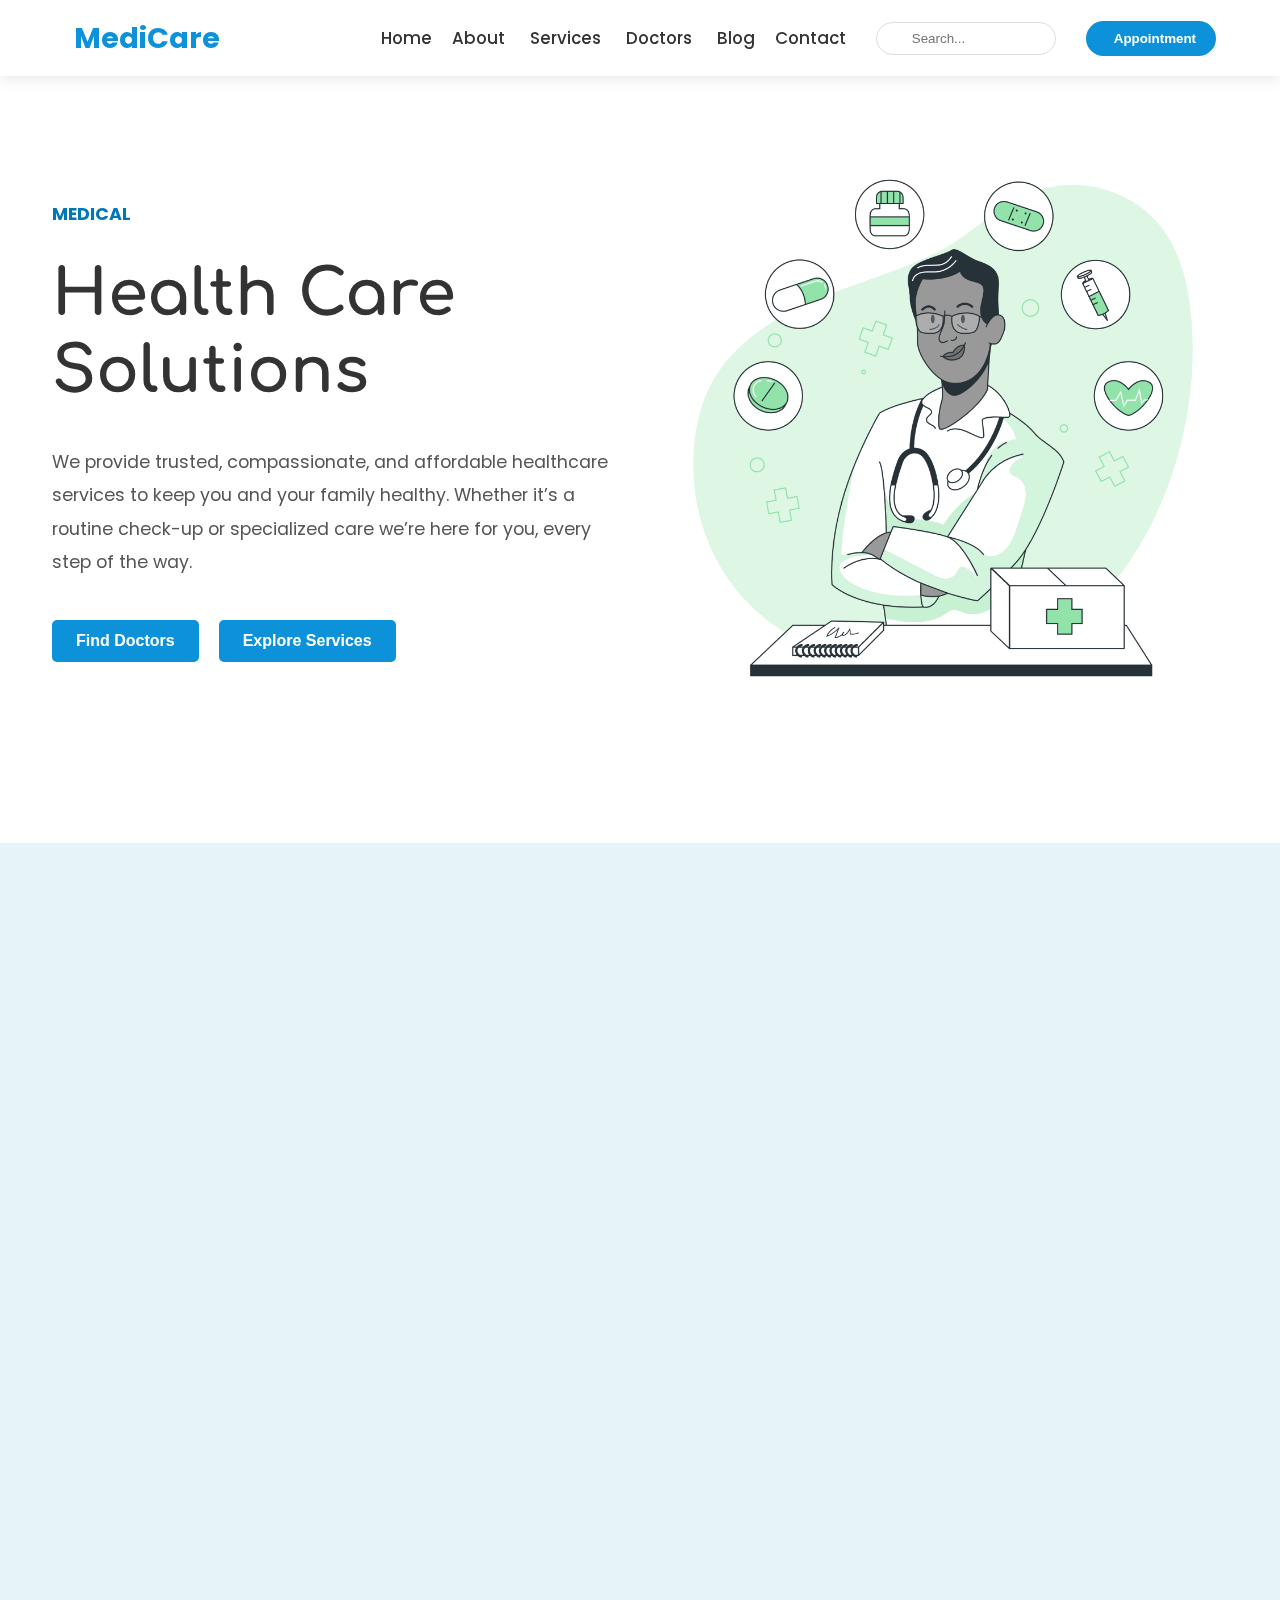
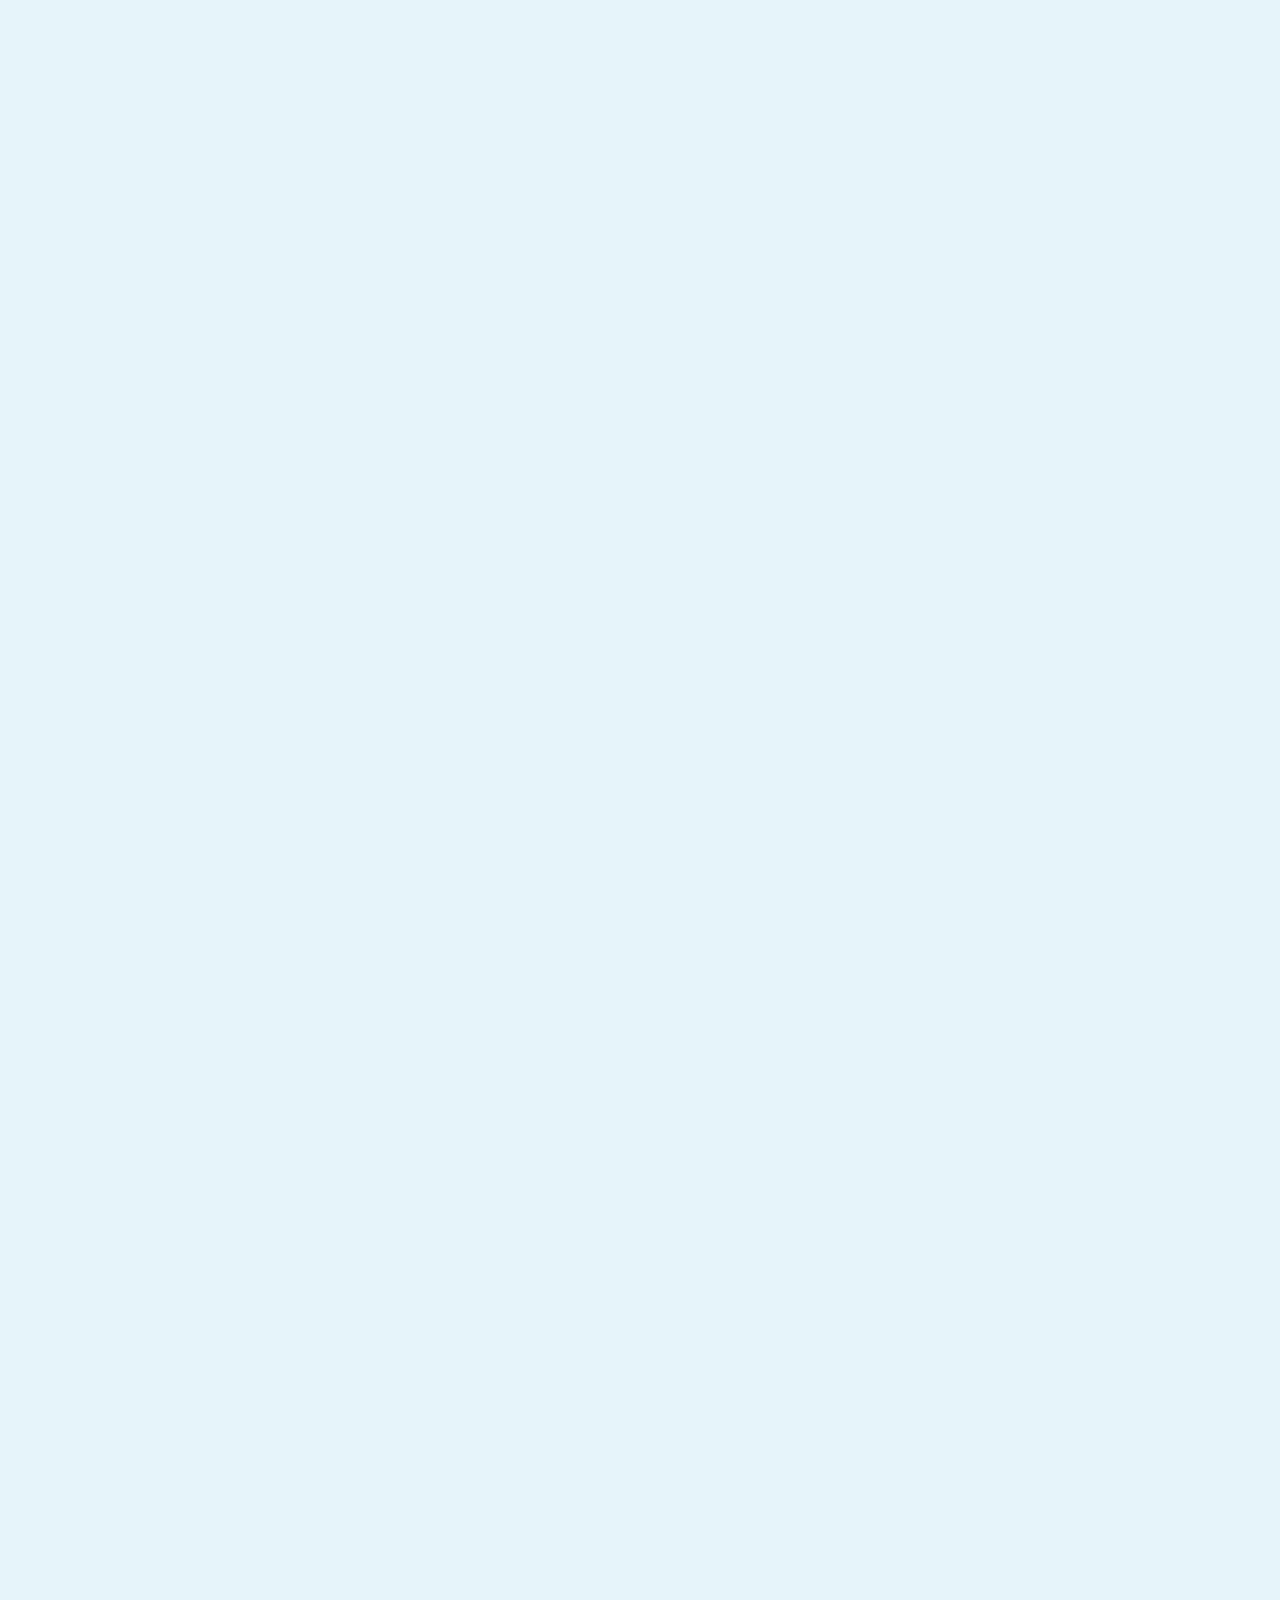
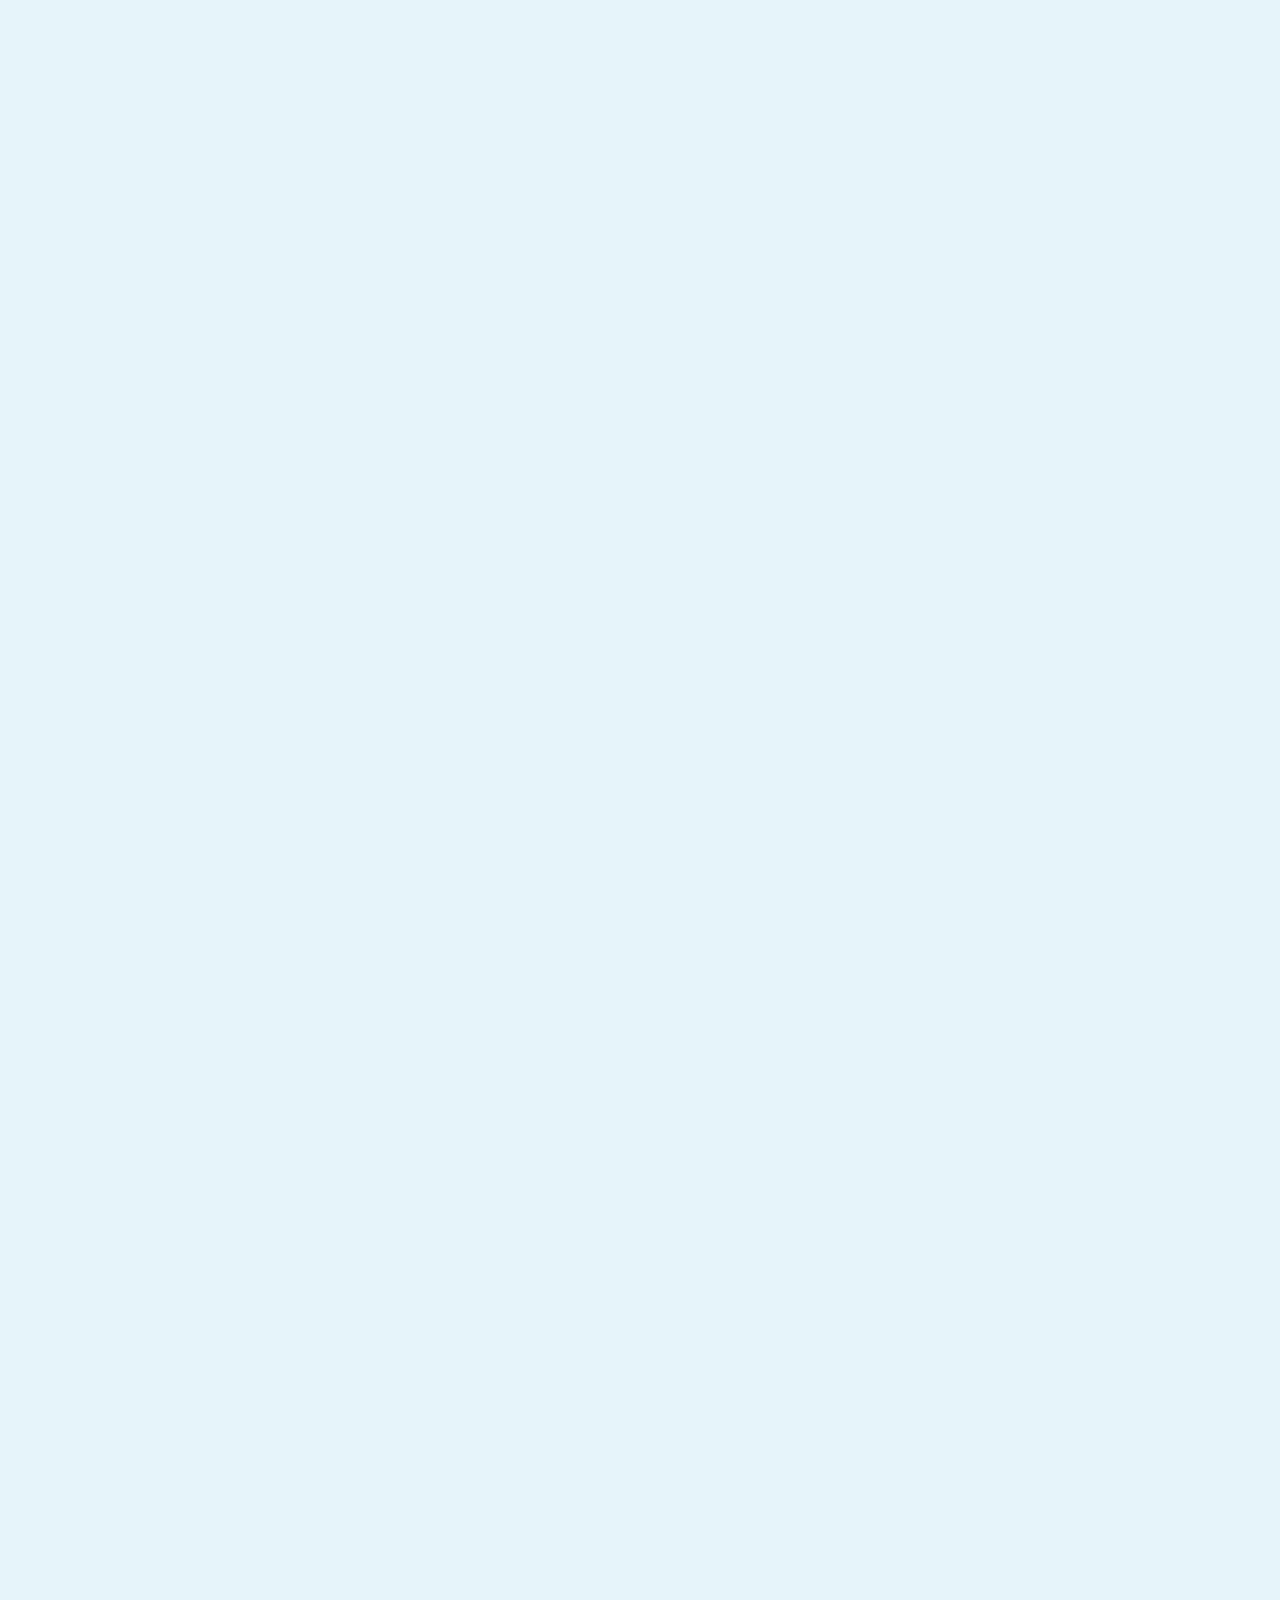
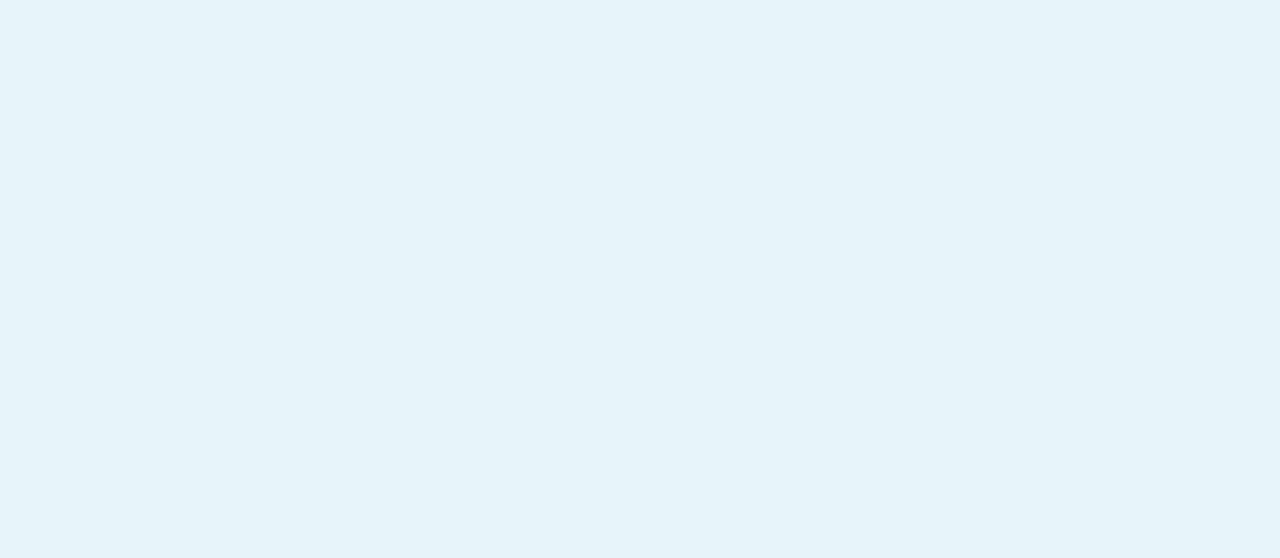
<file: MEDICARE/index.html>
<!DOCTYPE html>
<html lang="en">
<head>
    <meta charset="UTF-8">
    <meta name="viewport" content="width=device-width, initial-scale=1.0">
    <title>Medcare</title>
    <link rel="stylesheet" href="style.css">
    <link rel="icon" type="image/png" href="images/logo.png">
    <link href="https://unpkg.com/aos@2.3.1/dist/aos.css" rel="stylesheet">
    <link rel="stylesheet" href="https://cdnjs.cloudflare.com/ajax/libs/font-awesome/6.5.1/css/all.min.css" integrity="sha512-DTOQO9RWCH3ppGqcWaEA1BIZOC6xxalwEsw9c2QQeAIftl+Vegovlnee1c9QX4TctnWMn13TZye+giMm8e2LwA==" crossorigin="anonymous" referrerpolicy="no-referrer" />
    <link rel="preconnect" href="https://fonts.googleapis.com">
    <link rel="preconnect" href="https://fonts.gstatic.com" crossorigin>
    <link href="https://fonts.googleapis.com/css2?family=Comfortaa:wght@300..700&family=Libre+Baskerville:ital,wght@0,400;0,700;1,400&family=Poppins:ital,wght@0,100;0,200;0,300;0,400;0,500;0,600;0,700;0,800;0,900;1,100;1,200;1,300;1,400;1,500;1,600;1,700;1,800;1,900&display=swap" rel="stylesheet">
</head>
<body>
    <div class="hero-section">
        <header>
            <!-- Fixed Navbar -->
    <nav class="navbar">
        <div class="logo">
            <i class="fas fa-stethoscope"></i>
            <h1>MediCare</h1>
        </div>
        
        <div class="nav-container">
            <ul class="nav-links">
                <li><a href="#">Home</a></li>
                
                <li class="dropdown">
                    <a href="#about">About <i class="fas fa-chevron-down"></i></a>
                    <div class="dropdown-content">
                        <a href="#about">About Us</a>
                        <a href="#mission">Our Mission</a>
                        <a href="#team">Leadership</a>
                        <a href="#facilities">Facilities</a>
                    </div>
                </li>
                
                <li class="dropdown">
                    <a href="#services">Services <i class="fas fa-chevron-down"></i></a>
                    <div class="dropdown-content">
                        <a href="#general">General Medicine</a>
                        <a href="#emergency">Emergency Care</a>
                        <a href="#cardiology">Cardiology</a>
                        <a href="#pediatrics">Pediatrics</a>
                        <a href="#diagnostics">Diagnostics</a>
                    </div>
                </li>
                
                <li class="dropdown">
                    <a href="#doctors">Doctors <i class="fas fa-chevron-down"></i></a>
                    <div class="dropdown-content">
                        <a href="#cardiologists">Cardiologists</a>
                        <a href="#pediatricians">Pediatricians</a>
                        <a href="#neurologists">Neurologists</a>
                        <a href="#surgeons">Surgeons</a>
                    </div>
                </li>
                
                <li><a href="Blog.html">Blog</a></li>
                <li><a href="#contact">Contact</a></li>
            </ul>
            
            <div class="search-container">
                <i class="fas fa-search search-icon"></i>
                <input type="text" class="search-input" placeholder="Search...">
            </div>
            
            <button class="appointment-btn" id="btn-red" onclick="redirectToBooking()">
                <i class="fas fa-calendar-check"></i> Appointment
            </button>
        </div>
        
        <button class="mobile-menu-btn">
            <i class="fas fa-bars"></i>
        </button>
    </nav>
        </header>

        <div class="hero-content" data-aos="fade-up">
            <div class="hero-text">
                <div class="small-heading">
                    <h4>MEDICAL</h4>
                </div>
                <div class="H1-HERO">
                    <h1>Health Care Solutions</h1>
                </div>
                <div class="hero-p">
                    <p>We provide trusted, compassionate, and affordable healthcare services to keep you and your family healthy. Whether it’s a routine check-up or specialized care  we’re here for you, every step of the way.</p>
                </div>
                <div class="hero-button">
                    <button class="btn-1">Find Doctors</button>
                    <button class="btn-2">Explore Services</button>
                </div>
            </div>
            <div class="hero-image">
                <img src="images/Medicine-bro.png"/>
            </div>
        </div>
    </div>
    
    <section id="services" class="services-section" data-aos="fade-up">
        <h3>Our Medical services</h3>
        
        <div class="container-cards">
            <div class="service-card">
                <i class="fas fa-stethoscope"></i>
                <h4>General Health Checkup</h4>
                <p>Comprehensive consultations with experienced doctors for diagnosis, treatment, and preventive care.</p>
                <a href="#" class="btn">Book Now</a>
            </div>
            <div class="service-card">
               <i class="fas fa-ambulance"></i>
               <h4>24/7 Emergency Services</h4>
                <p>Immediate medical attention for critical conditions with our dedicated emergency team.</p>
                <a href="#" class="btn">Call Now</i></a>
            </div>
            <div class="service-card">
                <i class="fas fa-laptop-medical"></i>
                <h4>Virtual Doctor Visit</h4>
                <p>Consult with specialists remotely via secure video calls from the comfort of your home.</p>
                <a href="#" class="btn">Schedule Online</a>
            </div>
            <div class="service-card">
                <i class="fas fa-baby"></i>
                <h4>Pedeactric Care</h4>
                <p>Gentle, specialized care for infants and children, including vaccinations and growth monitoring.</p>
                <a href="#" class="btn">Learn More</a>
            </div>
            <div class="service-card">
               <i class="fas fa-pills"></i>
                <h4>Pharmacy Services</h4>
                <p>Access a wide range of prescription and over-the-counter medications from certified pharmacists.</p>
                <a href="#" class="btn">Order Now</a>
            </div>

            <div class="service-card">
              <i class="fas fa-heartbeat"></i>
              <h4>Cardiac Care</h4>
              <p>Specialized heart health screening, diagnosis, and treatment for improved cardiovascular wellness.</p>
              <a href="#" class="btn">Learn More</a>
            </div>
            
        </div>
        
    </section>
    <!-------our Team section-->
     <section class="team-section" data-aos="fade-up">
        <div class="section-header">
            <h2>Meet Our <span>Medical Experts</span></h2>
            <p>Highly qualified professionals dedicated to your health and well-being</p>
        </div>
        
        <!-- Team Slider -->
        <div class="slider">
          <div class="slides">
            <div class="slides-card">
              <div class="image">
                <img src="images/Kim Nashi.jpg" alt="kim nashi"/>
              </div>
              <h3>Dr. Kim Nashi</h3>
              <p>Senior Doctor</p>
              <button>Send Message</button>
            </div>
            <!---rodrigo-->

            <div class="slides-card">
              <div class="image">
                <img src="images/Nezah Rodgrigo.jpg" alt="kim nashi"/>
              </div>
              <h3>Dr. Nezah Rodgrigo</h3>
              <p>Neurologist</p>
              <button>Send Message</button>
            </div>

            <!---meshack-->
            <div class="slides-card">
              <div class="image">
                <img src="images/meshack Thrupal.jpg" alt="kim nashi"/>
              </div>
              <h3>Dr. Meshack Thrupal</h3>
              <p>Senior Doctor</p>
              <button>Send Message</button>
            </div>

            <!--sheril-->
            <div class="slides-card">
              <div class="image">
                <img src="images/Kimean Sheril.jpg" alt="kim nashi"/>
              </div>
              <h3>Dr.Kimean Sheril</h3>
              <p>Senior Nurse</p>
              <button>Send Message</button>
            </div>

            <!---ruben-->
            <div class="slides-card">
              <div class="image">
                <img src="images/Ruben Doshan.jpg" alt="kim nashi"/>
              </div>
              <h3>Dr.Ruben Doshan</h3>
              <p>Senior Doctor</p>
              <button>Send Message</button>
            </div>
          </div>
        </div>

    </section>

  <section class="about-section" data-aos="fade-up">
  <div class="container">
    <div class="about-content">
      <h2 class="section-title">Compassionate Care <span>Since 2010</span></h2>
      <p class="lead">At MediCare, we believe everyone deserves access to exceptional healthcare.</p>
      
      <div class="about-features">
        <div class="feature">
          <i class="fas fa-user-md"></i>
          <h3>50+ Specialists</h3>
          <p>Board-certified doctors across 12 disciplines</p>
        </div>
        
        <div class="feature">
          <i class="fas fa-procedures"></i>
          <h3>Advanced Facilities</h3>
          <p>State-of-the-art diagnostic equipment</p>
        </div>
      </div>
      
      <div class="mission">
        <h3><i class="fas fa-heart"></i> Our Mission</h3>
        <p>To provide patient-centered care that combines cutting-edge medicine with genuine compassion.</p>
        <a href="#" class="btn btn-outline">Meet Our Team <i class="fas fa-arrow-right"></i></a>
      </div>
    </div>
    
    <div class="about-image">
      <img src="images/Medical research-amico.png" alt="Doctor consulting with patient" loading="lazy">
      <div class="experience-badge">
        <span>12+</span>
        <p>Years of Trust</p>
      </div>
    </div>
  </div>
</section>

<!-- Newsletter Section -->
    <section class="newsletter-section" data-aos="fade-up">
        <!-- Decorative Elements -->
        <i class="fas fa-heartbeat newsletter-decoration decoration-1"></i>
        <i class="fas fa-stethoscope newsletter-decoration decoration-2"></i>
        
        <div class="newsletter-container">
            <!-- Newsletter Content -->
            <div class="newsletter-content">
                <h2>Stay <span>Updated</span> With Health Tips</h2>
                <p>Subscribe to our newsletter for the latest medical news, health tips, and exclusive offers from MedCare.</p>
                <ul style="color: #555; padding-left: 20px; line-height: 1.8;">
                    <li>Monthly health insights</li>
                    <li>Preventive care tips</li>
                    <li>Special appointment offers</li>
                    <li>New service announcements</li>
                </ul>
            </div>
            
            <!-- Newsletter Form -->
            <form class="newsletter-form" id="newsletterForm">
                <div class="form-rows">
                    <div class="form-groups">
                        <label for="firstName">First Name</label>
                        <input type="text" id="firstName" class="form-controls" required>
                    </div>
                    <div class="form-groups">
                        <label for="lastName">Last Name</label>
                        <input type="text" id="lastName" class="form-controls" required>
                    </div>
                </div>
                
                <div class="form-groups">
                    <label for="email">Email Address*</label>
                    <input type="email" id="email" class="form-controls" required>
                </div>
                
                <div class="checkbox-groups">
                    <input type="checkbox" id="consent" required>
                    <label for="consent">I agree to receive emails from MedCare and accept the <a href="#">privacy policy</a>.</label>
                </div>
                
                <button type="submit" class="submit-btn">
                    <i class="fas fa-paper-plane"></i> Subscribe Now
                </button>
            </form>
            
            <!-- Success Message (hidden by default) -->
            <div class="success-message" id="successMessage">
                <i class="fas fa-check-circle"></i>
                <h3>Thank You for Subscribing!</h3>
                <p>You've been added to our newsletter list. Look out for health tips and updates in your inbox.</p>
                <button class="submit-btn" onclick="resetForm()">
                    <i class="fas fa-arrow-left"></i> Back to Form
                </button>
            </div>
        </div>
    </section>

   <!-- Testimonials Section -->
    <section class="testimonials-section" data-aos="fade-up" >
        <div class="section-header">
            <h2>Patient <span>Testimonials</span></h2>
            <p>Hear what our patients say about their experiences at MedCare</p>
        </div>
        
        <div class="testimonials-container">
            <!-- Testimonial 1 -->
            <div class="testimonial-card">
                <div class="testimonial-content">
                    <p>The cardiology team saved my life after my heart attack. Their expertise and compassionate care made my recovery smooth. I'm forever grateful!</p>
                </div>
                <div class="testimonial-author">
                    <div class="author-img">
                        <img src="images/abdul.jfif" alt="Robert Johnson">
                    </div>
                    <div class="author-info">
                        <h4>Robert Abdul</h4>
                        <p>Heart Patient</p>
                        <div class="rating">
                            <i class="fas fa-star"></i>
                            <i class="fas fa-star"></i>
                            <i class="fas fa-star"></i>
                            <i class="fas fa-star"></i>
                            <i class="fas fa-star"></i>
                        </div>
                    </div>
                </div>
            </div>
            
            <!-- Testimonial 2 -->
            <div class="testimonial-card">
                <div class="testimonial-content">
                    <p>As a new mom, I was nervous about pediatric care. Dr. Sarah and her team made us feel like family. My baby actually smiles during visits now!</p>
                </div>
                <div class="testimonial-author">
                    <div class="author-img">
                        <img src="images/emily.jfif" alt="Emily Chen">
                    </div>
                    <div class="author-info">
                        <h4>Emily Cherotich</h4>
                        <p>Mother of 2</p>
                        <div class="rating">
                            <i class="fas fa-star"></i>
                            <i class="fas fa-star"></i>
                            <i class="fas fa-star"></i>
                            <i class="fas fa-star"></i>
                            <i class="fas fa-star-half-alt"></i>
                        </div>
                    </div>
                </div>
            </div>
            
            <!-- Testimonial 3 -->
            <div class="testimonial-card">
                <div class="testimonial-content">
                    <p>After my knee surgery, the physical therapy team helped me regain full mobility. Their personalized approach made all the difference in my recovery.</p>
                </div>
                <div class="testimonial-author">
                    <div class="author-img">
                        <img src="images/odongo.jfif" alt="Michael Rodriguez">
                    </div>
                    <div class="author-info">
                        <h4>Michael Odongo</h4>
                        <p>Sports Injury</p>
                        <div class="rating">
                            <i class="fas fa-star"></i>
                            <i class="fas fa-star"></i>
                            <i class="fas fa-star"></i>
                            <i class="fas fa-star"></i>
                            <i class="fas fa-star"></i>
                        </div>
                    </div>
                </div>
            </div>
        </div>
    </section>

<!-- Contact Us Section -->
<section class="contact-section" data-aos="fade-up">
  <div class="container-contact">
    <!-- Section Header -->
    <div class="section-header">
      <h2><span>Contact</span> MedCare</h2>
      <p>Reach out for appointments, inquiries, or emergencies</p>
    </div>

    <div class="contact-container">
      
      <div class="contact-details">
        <div class="contact-card">
           <i class="fas fa-phone-alt"></i>
           <span>
            <h3>Call Us</h3>
            <p>Main: <a href="tel:+15551234567">(077) 123-4567</a></p>
            <p>Emergency: <a href="tel:+15559876543">(085) 987-6543</a></p>
            <p class="hours">24/7 Emergency Line Available</p>
           </span>

        </div>
        <div class="contact-card">
          <i class="fas fa-map-marker-alt"></i>
          <span>
            <h3>Visit Us</h3>
            <address>
            123 Oginga Odinga Street<br>
            Kisumu City, HQ 56789
          </address>
          <p class="hours">
            <strong>Hours:</strong><br>
            Mon-Fri: 8:00 AM - 8:00 PM<br>
            Sat: 9:00 AM - 5:00 PM<br>
            Sun: Emergency Only
          </p>
          </span>
        </div>

        <div class="contact-card">
          <i class="fas fa-envelope"></i>
          <h3>Email Us</h3>
          <span>
            <p><a href="mailto:info@medcare.com">info@medcare.com</a></p>
            <p><a href="mailto:support@medcare.com">support@medcare.com</a></p>
            <p class="hours">Response within 24 hours</p>
          </span>
        </div>

      </div>
      
      <!-- Contact Form -->
      <div class="contact-form-container" id="animate">
        <h3>Send Us a Message</h3>
        <form class="contact-form">
          <div class="form-row">
            <div class="form-group">
              <input type="text" placeholder="Full Name*" required>
            </div>
            <div class="form-group">
              <input type="email" placeholder="Email*" required>
            </div>
          </div>
          
          <div class="form-row">
            <div class="form-group">
              <input type="tel" placeholder="Phone Number">
            </div>
            <div class="form-group">
              <select required>
                <option value="">Department*</option>
                <option>General Medicine</option>
                <option>Pediatrics</option>
                <option>Cardiology</option>
                <option>Emergency</option>
                <option>Other</option>
              </select>
            </div>
          </div>
          
          <div class="form-group">
            <textarea placeholder="Your Message*" rows="5" required></textarea>
          </div>
          
          <button type="submit" class="submit-btn">
            <i class="fas fa-paper-plane"></i> Send Message
          </button>
        </form>
      </div>


        
      

     
    </div>

   
  </div>
</section>

<!-- Footer Section -->
<footer data-aos="fade-up" class="footer" >
  <div class="footer-container">
    <!-- Footer Top -->
    <div class="footer-top">
      <!-- About Column -->
      <div class="footer-column">
        <h3 class="footer-heading">
          <img src="images/logo.png" alt="MediCare" class="footer-logo">
        </h3>
        <p class="footer-about">
          MedCare provides compassionate healthcare services with a patient-first approach since 2010.
        </p>
        <div class="footer-social">
          <a href="#" aria-label="Facebook"><i class="fab fa-facebook-f"></i></a>
          <a href="#" aria-label="Twitter"><i class="fab fa-twitter"></i></a>
          <a href="#" aria-label="Instagram"><i class="fab fa-instagram"></i></a>
          <a href="#" aria-label="LinkedIn"><i class="fab fa-linkedin-in"></i></a>
          <a href="#" aria-label="YouTube"><i class="fab fa-youtube"></i></a>
        </div>
      </div>

      <!-- Quick Links Column -->
      <div class="footer-column">
        <h3 class="footer-heading">Quick Links</h3>
        <ul class="footer-links">
          <li><a href="#"><i class="fas fa-chevron-right"></i> Home</a></li>
          <li><a href="#"><i class="fas fa-chevron-right"></i> About Us</a></li>
          <li><a href="#"><i class="fas fa-chevron-right"></i> Services</a></li>
          <li><a href="#"><i class="fas fa-chevron-right"></i> Doctors</a></li>
          <li><a href="#"><i class="fas fa-chevron-right"></i> Appointments</a></li>
          <li><a href="#"><i class="fas fa-chevron-right"></i> Contact</a></li>
        </ul>
      </div>

      <!-- Services Column -->
      <div class="footer-column">
        <h3 class="footer-heading">Our Services</h3>
        <ul class="footer-links">
          <li><a href="#"><i class="fas fa-chevron-right"></i> Emergency Care</a></li>
          <li><a href="#"><i class="fas fa-chevron-right"></i> Cardiology</a></li>
          <li><a href="#"><i class="fas fa-chevron-right"></i> Diagnostics</a></li>
          <li><a href="#"><i class="fas fa-chevron-right"></i> Pediatric Care</a></li>
          <li><a href="#"><i class="fas fa-chevron-right"></i> Telemedicine</a></li>
          <li><a href="#"><i class="fas fa-chevron-right"></i> Pharmacy</a></li>
        </ul>
      </div>

      <!-- Contact Column -->
      <div class="footer-column">
        <h3 class="footer-heading">Contact Info</h3>
        <ul class="footer-contact">
          <li>
            <i class="fas fa-map-marker-alt"></i>
            <span>123 Oginga Odinga Street<br>Kisumu City, HQ 56789</span>
          </li>
          <li>
            <i class="fas fa-phone-alt"></i>
            <span>
              <a href="tel:+15551234567">(077) 123-4567</a><br>
              <a href="tel:+15559876543">(085) 987-6543</a>
            </span>
          </li>
          <li>
            <i class="fas fa-envelope"></i>
            <span>
              <a href="mailto:info@medcare.com">info@medicare.com</a><br>
              <a href="mailto:support@medcare.com">support@medicare.com</a>
            </span>
          </li>
          <li>
            <i class="fas fa-clock"></i>
            <span>Mon-Fri: 8AM-8PM<br>Sat: 9AM-5PM</span>
          </li>
        </ul>
      </div>
    </div>

    <!-- Footer Bottom -->
    <div class="footer-bottom">
      <div class="footer-copyright">
        &copy; <span id="year"></span> MedCare. All Rights Reserved.
      </div>
      <div class="footer-legal">
        <a href="#">Privacy Policy</a>
        <a href="#">Terms of Service</a>
        <a href="#">TAS SOLUTIONS</a>
      </div>
    </div>
  </div>
</footer>
<button id="scrollTopBtn" title="Go to top">&#8679;</button>
<script src="main.js"></script>
<script src="https://unpkg.com/aos@2.3.1/dist/aos.js"></script>
</body>
</html>
</file>
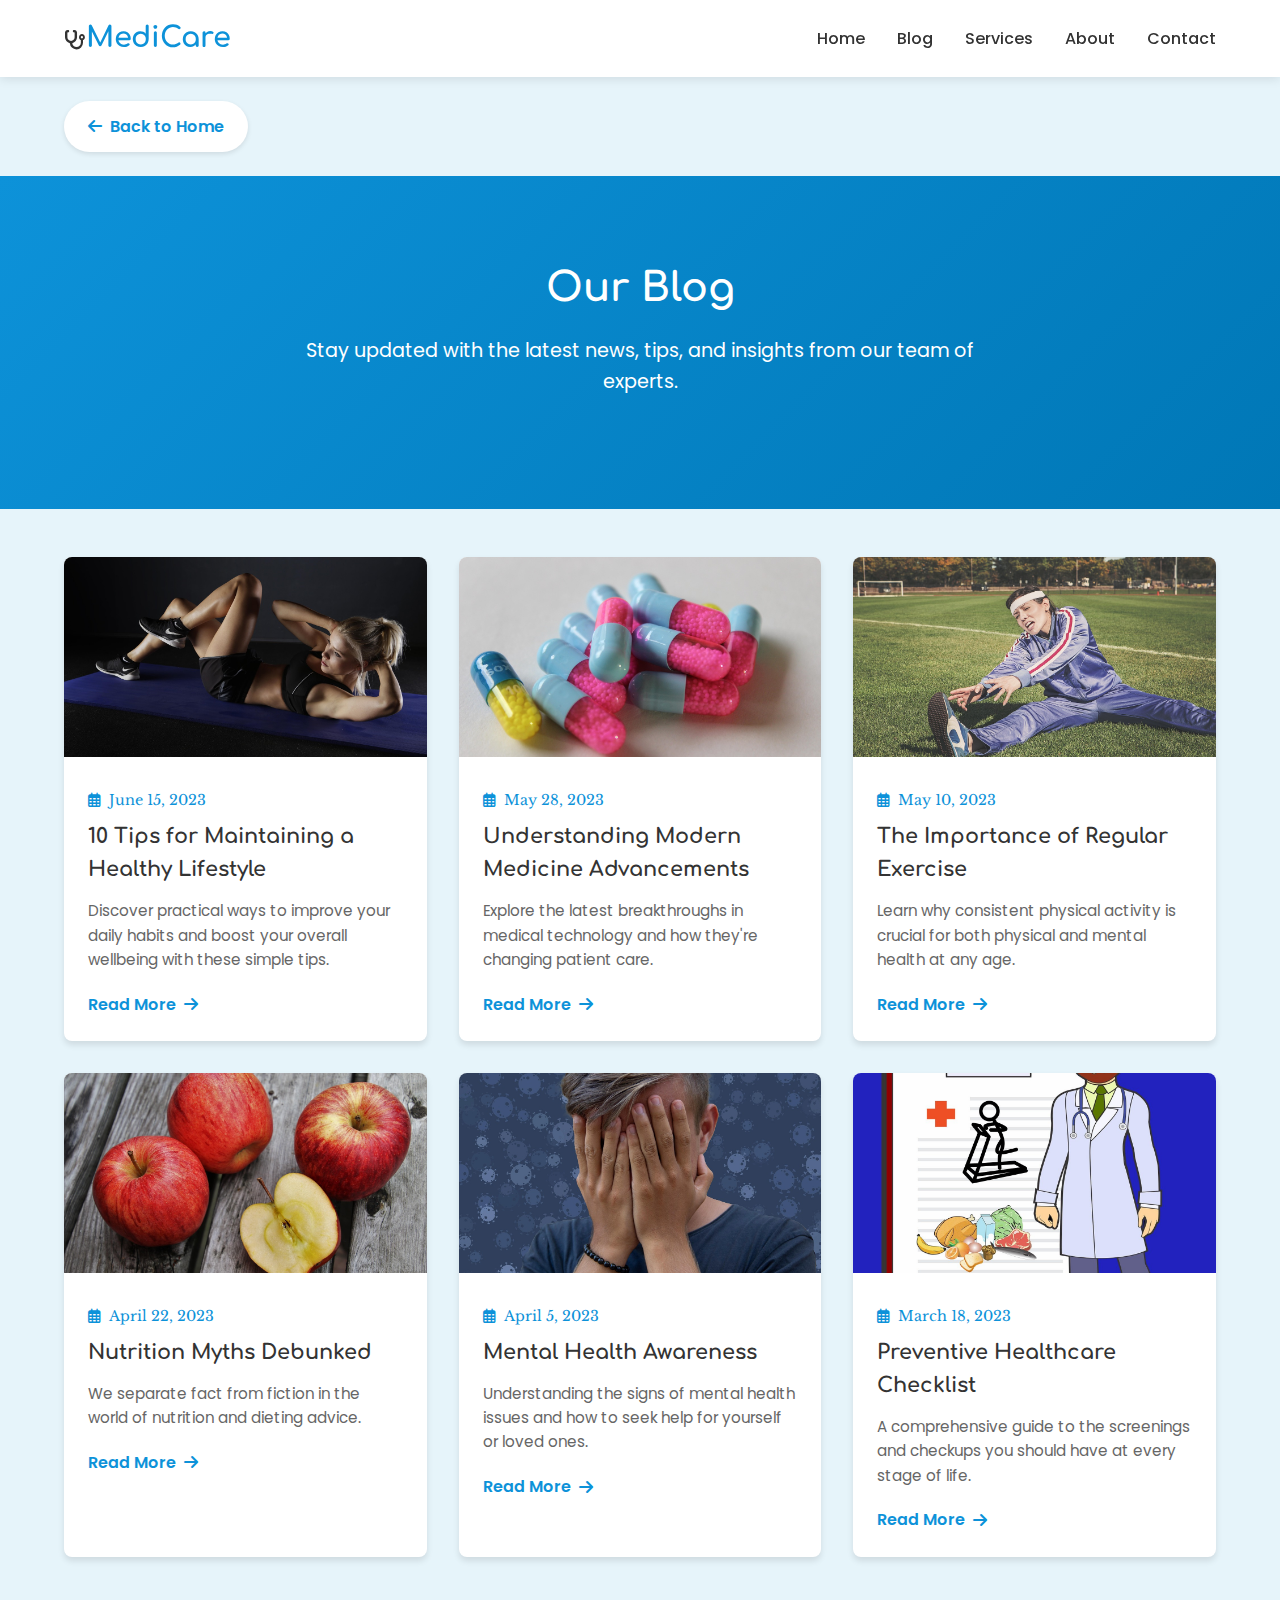
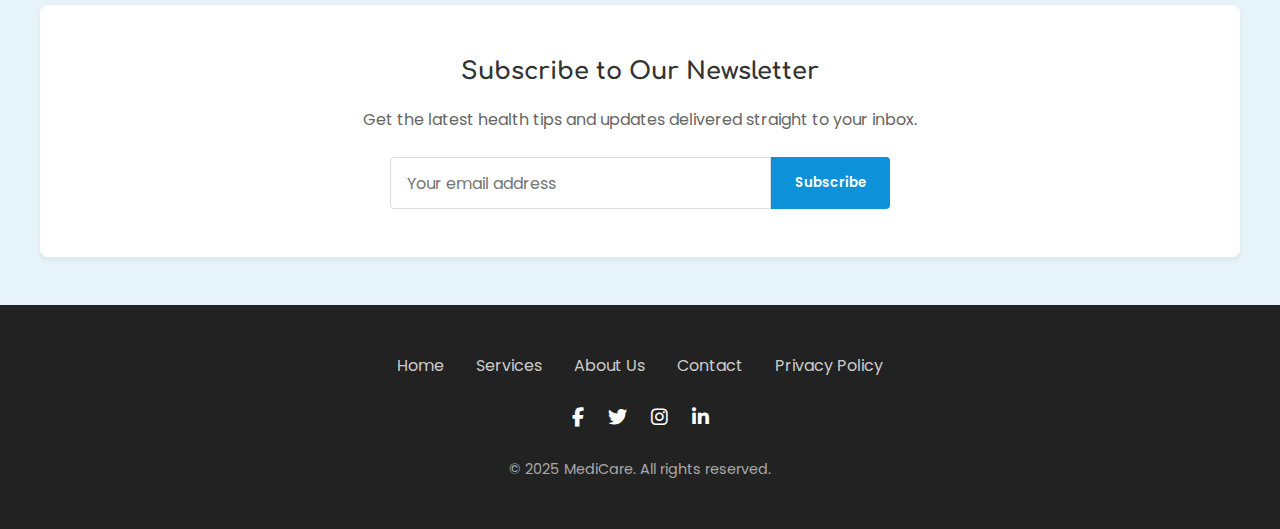
<file: MEDICARE/Blog.html>
<!DOCTYPE html>
<html lang="en">
<head>
    <meta charset="UTF-8">
    <meta name="viewport" content="width=device-width, initial-scale=1.0">
    <title>Blog | MediCare</title>
    <link rel="icon" type="image/png" href="images/logo.png">
    <link rel="stylesheet" href="https://cdnjs.cloudflare.com/ajax/libs/font-awesome/6.4.0/css/all.min.css">
    <link href="https://fonts.googleapis.com/css2?family=Poppins:wght@400;500;600&family=Comfortaa:wght@500;700&family=Libre+Baskerville:wght@400;700&display=swap" rel="stylesheet">
    <style>
        :root {
            --primary-color: #0d92d9;
            --secondary-color: #0077B6;
            --background-color: #E6F4FA;
            --default-font: "Poppins", sans-serif;
            --heading-font: "Comfortaa", sans-serif;
            --optional-font: "Libre Baskerville", serif;
            --text-color: #333;
            --text-light: #666;
            --white: #ffffff;
        }
        
        * {
            margin: 0;
            padding: 0;
            box-sizing: border-box;
            font-family: var(--default-font);
        }
        
        body {
            background-color: var(--background-color);
            color: var(--text-color);
            line-height: 1.6;
        }
        
        /* Header */
        header {
            background-color: var(--white);
            box-shadow: 0 2px 10px rgba(0, 0, 0, 0.1);
            position: sticky;
            top: 0;
            z-index: 100;
        }
        
        .navbar {
            display: flex;
            justify-content: space-between;
            align-items: center;
            padding: 1.5rem 5%;
            max-width: 1400px;
            margin: 0 auto;
        }
        
        .logo {
            font-size: 1.8rem;
            font-weight: 700;
            color: var(--primary-color);
            text-decoration: none;
            font-family: var(--heading-font);
        }
        
        .nav-links {
            display: flex;
            gap: 2rem;
        }
        
        .nav-links a {
            color: var(--text-color);
            text-decoration: none;
            font-weight: 500;
            transition: color 0.3s;
            font-family: var(--default-font);
        }
        
        .nav-links a:hover {
            color: var(--primary-color);
        }
        
        .mobile-menu-btn {
            display: none;
            background: none;
            border: none;
            font-size: 1.5rem;
            color: var(--text-color);
            cursor: pointer;
        }
        .navbar i{
            font-size: 1.2rem;
        }
        
        /* Back Button */
        .back-btn {
            display: inline-flex;
            align-items: center;
            gap: 0.5rem;
            color: var(--primary-color);
            background: var(--white);
            padding: 0.8rem 1.5rem;
            border-radius: 50px;
            text-decoration: none;
            font-weight: 600;
            margin: 1.5rem 5%;
            box-shadow: 0 2px 5px rgba(0, 0, 0, 0.1);
            transition: all 0.3s;
        }
        
        .back-btn:hover {
            background: var(--primary-color);
            color: var(--white);
            transform: translateY(-2px);
            box-shadow: 0 4px 8px rgba(0, 0, 0, 0.15);
        }
        
        /* Hero Section */
        .hero {
            background: linear-gradient(135deg, var(--primary-color) 0%, var(--secondary-color) 100%);
            color: var(--white);
            padding: 5rem 5%;
            text-align: center;
        }
        
        .hero h1 {
            font-size: 2.5rem;
            margin-bottom: 1rem;
            font-family: var(--heading-font);
        }
        
        .hero p {
            font-size: 1.2rem;
            max-width: 700px;
            margin: 0 auto 2rem;
        }
        
        /* Blog Grid */
        .blog-container {
            max-width: 1400px;
            margin: 3rem auto;
            padding: 0 5%;
        }
        
        .blog-grid {
            display: grid;
            grid-template-columns: repeat(auto-fill, minmax(300px, 1fr));
            gap: 2rem;
        }
        
        .blog-card {
            background: var(--white);
            border-radius: 8px;
            overflow: hidden;
            box-shadow: 0 4px 6px rgba(0, 0, 0, 0.1);
            transition: transform 0.3s, box-shadow 0.3s;
        }
        
        .blog-card:hover {
            transform: translateY(-5px);
            box-shadow: 0 10px 20px rgba(0, 0, 0, 0.1);
        }
        
        .blog-img {
            width: 100%;
            height: 200px;
            object-fit: cover;
        }
        
        .blog-content {
            padding: 1.5rem;
        }
        
        .blog-date {
            color: var(--primary-color);
            font-size: 0.9rem;
            margin-bottom: 0.5rem;
            display: flex;
            align-items: center;
            gap: 0.5rem;
            font-family: var(--optional-font);
        }
        
        .blog-title {
            font-size: 1.3rem;
            margin-bottom: 0.8rem;
            color: var(--text-color);
            font-family: var(--heading-font);
        }
        
        .blog-excerpt {
            color: var(--text-light);
            margin-bottom: 1.2rem;
            font-size: 0.95rem;
        }
        
        .read-more {
            color: var(--primary-color);
            text-decoration: none;
            font-weight: 600;
            display: inline-flex;
            align-items: center;
            gap: 0.5rem;
            transition: color 0.3s;
        }
        
        .read-more:hover {
            color: var(--secondary-color);
        }
        
        /* Newsletter */
        .newsletter {
            background: var(--white);
            padding: 3rem 5%;
            margin: 3rem 0;
            text-align: center;
            border-radius: 8px;
            max-width: 1200px;
            margin-left: auto;
            margin-right: auto;
            box-shadow: 0 4px 6px rgba(0, 0, 0, 0.05);
        }
        
        .newsletter h2 {
            margin-bottom: 1rem;
            color: var(--text-color);
            font-family: var(--heading-font);
        }
        
        .newsletter p {
            max-width: 600px;
            margin: 0 auto 1.5rem;
            color: var(--text-light);
        }
        
        .newsletter-form {
            display: flex;
            max-width: 500px;
            margin: 0 auto;
        }
        
        .newsletter-form input {
            flex: 1;
            padding: 0.8rem 1rem;
            border: 1px solid #ddd;
            border-radius: 4px 0 0 4px;
            font-size: 1rem;
        }
        
        .newsletter-form button {
            background: var(--primary-color);
            color: var(--white);
            border: none;
            padding: 0 1.5rem;
            border-radius: 0 4px 4px 0;
            cursor: pointer;
            transition: background 0.3s;
            font-weight: 600;
        }
        
        .newsletter-form button:hover {
            background: var(--secondary-color);
        }
        
        /* Footer */
        footer {
            background: #222;
            color: var(--white);
            padding: 3rem 5%;
            text-align: center;
        }
        
        .footer-links {
            display: flex;
            justify-content: center;
            gap: 2rem;
            margin-bottom: 1.5rem;
            flex-wrap: wrap;
        }
        
        .footer-links a {
            color: #ccc;
            text-decoration: none;
            transition: color 0.3s;
        }
        
        .footer-links a:hover {
            color: var(--white);
        }
        
        .social-icons {
            display: flex;
            justify-content: center;
            gap: 1.5rem;
            margin-bottom: 1.5rem;
        }
        
        .social-icons a {
            color: var(--white);
            font-size: 1.2rem;
            transition: color 0.3s;
        }
        
        .social-icons a:hover {
            color: var(--primary-color);
        }
        
        .copyright {
            color: #aaa;
            font-size: 0.9rem;
        }
        
        /* Responsive Design */
        @media (max-width: 768px) {
            .nav-links {
                display: none;
                position: absolute;
                top: 80px;
                left: 0;
                right: 0;
                background: var(--white);
                flex-direction: column;
                padding: 2rem;
                box-shadow: 0 5px 10px rgba(0, 0, 0, 0.1);
            }
            
            .nav-links.active {
                display: flex;
            }
            
            .mobile-menu-btn {
                display: block;
            }
            
            .hero h1 {
                font-size: 2rem;
            }
            
            .hero p {
                font-size: 1rem;
            }
            
            .newsletter-form {
                flex-direction: column;
                gap: 0.5rem;
            }
            
            .newsletter-form input,
            .newsletter-form button {
                width: 100%;
                border-radius: 4px;
            }
            .newsletter h2{
                font-size: 1.2rem;
            }
            .back-btn {
                margin: 1rem 5%;
                padding: 0.6rem 1.2rem;
            }
            .newsletter-form button{
                padding: 10px 18px;
            }
        }
    </style>
</head>
<body>
    <!-- Header -->
    <header>
        <nav class="navbar">
            <i class="fa fa-stethoscope"><a href="index.html" class="logo">MediCare</a></i>
            <div class="nav-links" id="navLinks">
                <a href="index.html">Home</a>
                <a href="#">Blog</a>
                <a href="index.html">Services</a>
                <a href="index.html">About</a>
                <a href="index.html">Contact</a>
            </div>
            <button class="mobile-menu-btn" id="mobileMenuBtn">
                <i class="fas fa-bars"></i>
            </button>
        </nav>
    </header>
    
    <!-- Back Button -->
    <a href="index.html" class="back-btn">
        <i class="fas fa-arrow-left"></i> Back to Home
    </a>
    
    <!-- Hero Section -->
    <section class="hero">
        <h1>Our Blog</h1>
        <p>Stay updated with the latest news, tips, and insights from our team of experts.</p>
    </section>
    
    <!-- Blog Grid -->
    <div class="blog-container">
        <div class="blog-grid">
            <!-- Blog Post 1 -->
            <article class="blog-card">
                <img src="images/healthy lifestyle.jpg" alt="Healthy Lifestyle" class="blog-img">
                <div class="blog-content">
                    <div class="blog-date">
                        <i class="far fa-calendar-alt"></i> June 15, 2023
                    </div>
                    <h3 class="blog-title">10 Tips for Maintaining a Healthy Lifestyle</h3>
                    <p class="blog-excerpt">Discover practical ways to improve your daily habits and boost your overall wellbeing with these simple tips.</p>
                    <a href="#" class="read-more">
                        Read More <i class="fas fa-arrow-right"></i>
                    </a>
                </div>
            </article>
            
            <!-- Blog Post 2 -->
            <article class="blog-card">
                <img src="images/medicine advancement.jpg" alt="Medicine Advancements" class="blog-img">
                <div class="blog-content">
                    <div class="blog-date">
                        <i class="far fa-calendar-alt"></i> May 28, 2023
                    </div>
                    <h3 class="blog-title">Understanding Modern Medicine Advancements</h3>
                    <p class="blog-excerpt">Explore the latest breakthroughs in medical technology and how they're changing patient care.</p>
                    <a href="#" class="read-more">
                        Read More <i class="fas fa-arrow-right"></i>
                    </a>
                </div>
            </article>
            
            <!-- Blog Post 3 -->
            <article class="blog-card">
                <img src="images/regular.jpg" alt="Regular Exercise" class="blog-img">
                <div class="blog-content">
                    <div class="blog-date">
                        <i class="far fa-calendar-alt"></i> May 10, 2023
                    </div>
                    <h3 class="blog-title">The Importance of Regular Exercise</h3>
                    <p class="blog-excerpt">Learn why consistent physical activity is crucial for both physical and mental health at any age.</p>
                    <a href="#" class="read-more">
                        Read More <i class="fas fa-arrow-right"></i>
                    </a>
                </div>
            </article>
            
            <!-- Blog Post 4 -->
            <article class="blog-card">
                <img src="images/nutrition myths.jpg" alt="Nutrition Myths" class="blog-img">
                <div class="blog-content">
                    <div class="blog-date">
                        <i class="far fa-calendar-alt"></i> April 22, 2023
                    </div>
                    <h3 class="blog-title">Nutrition Myths Debunked</h3>
                    <p class="blog-excerpt">We separate fact from fiction in the world of nutrition and dieting advice.</p>
                    <a href="#" class="read-more">
                        Read More <i class="fas fa-arrow-right"></i>
                    </a>
                </div>
            </article>
            
            <!-- Blog Post 5 -->
            <article class="blog-card">
                <img src="images/mental health.jpg" alt="Mental Health" class="blog-img">
                <div class="blog-content">
                    <div class="blog-date">
                        <i class="far fa-calendar-alt"></i> April 5, 2023
                    </div>
                    <h3 class="blog-title">Mental Health Awareness</h3>
                    <p class="blog-excerpt">Understanding the signs of mental health issues and how to seek help for yourself or loved ones.</p>
                    <a href="#" class="read-more">
                        Read More <i class="fas fa-arrow-right"></i>
                    </a>
                </div>
            </article>
            
            <!-- Blog Post 6 -->
            <article class="blog-card">
                <img src="images/Preventive health care.jpg" alt="Preventive Healthcare" class="blog-img">
                <div class="blog-content">
                    <div class="blog-date">
                        <i class="far fa-calendar-alt"></i> March 18, 2023
                    </div>
                    <h3 class="blog-title">Preventive Healthcare Checklist</h3>
                    <p class="blog-excerpt">A comprehensive guide to the screenings and checkups you should have at every stage of life.</p>
                    <a href="#" class="read-more">
                        Read More <i class="fas fa-arrow-right"></i>
                    </a>
                </div>
            </article>
        </div>
    </div>
    
    <!-- Newsletter -->
    <section class="newsletter">
        <h2>Subscribe to Our Newsletter</h2>
        <p>Get the latest health tips and updates delivered straight to your inbox.</p>
        <form class="newsletter-form">
            <input type="email" placeholder="Your email address" required>
            <button type="submit" class="submit">Subscribe</button>
        </form>
    </section>
    
    <!-- Footer -->
    <footer>
        <div class="footer-links">
            <a href="index.html">Home</a>
            <a href="#index.html">Services</a>
            <a href="index.html">About Us</a>
            <a href="#">Contact</a>
            <a href="#">Privacy Policy</a>
        </div>
        <div class="social-icons">
            <a href="#"><i class="fab fa-facebook-f"></i></a>
            <a href="#"><i class="fab fa-twitter"></i></a>
            <a href="#"><i class="fab fa-instagram"></i></a>
            <a href="#"><i class="fab fa-linkedin-in"></i></a>
        </div>
        <p class="copyright">© 2025 MediCare. All rights reserved.</p>
    </footer>
    
    <script>
        // Mobile menu toggle
        const mobileMenuBtn = document.getElementById('mobileMenuBtn');
        const navLinks = document.getElementById('navLinks');
        
        mobileMenuBtn.addEventListener('click', () => {
            navLinks.classList.toggle('active');
        });
        
        // Close mobile menu when clicking on a link
        document.querySelectorAll('.nav-links a').forEach(link => {
            link.addEventListener('click', () => {
                navLinks.classList.remove('active');
            });
        });
    </script>
</body>
</html>
</file>
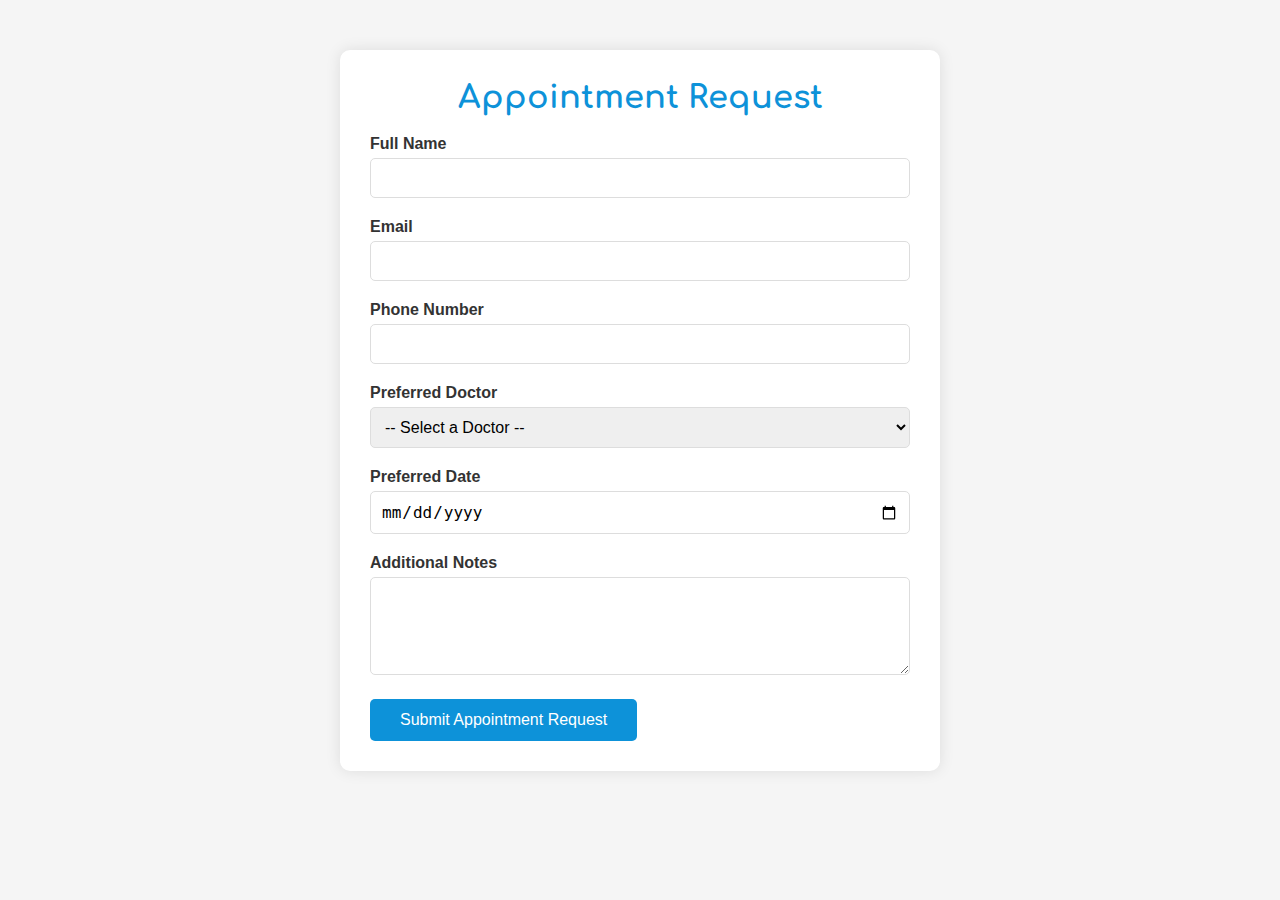
<file: MEDICARE/booking.html>
<!DOCTYPE html>
<html lang="en">
<head>
    <meta charset="UTF-8">
    <meta name="viewport" content="width=device-width, initial-scale=1.0">
    <title>Appointment Booking Form</title>
    <link rel="icon" type="image/png" href="images/logo.png">
    <link rel="stylesheet" href="style.css">
    <link rel="stylesheet" href="https://cdnjs.cloudflare.com/ajax/libs/font-awesome/6.5.1/css/all.min.css" integrity="sha512-DTOQO9RWCH3ppGqcWaEA1BIZOC6xxalwEsw9c2QQeAIftl+Vegovlnee1c9QX4TctnWMn13TZye+giMm8e2LwA==" crossorigin="anonymous" referrerpolicy="no-referrer" />
    <style>
        body {
            font-family: 'Arial', sans-serif;
            margin: 0;
            padding: 0;
            background-color: #f5f5f5;
        }
        
        .form-container {
            max-width: 600px;
            margin: 50px auto;
            padding: 30px;
            background: white;
            border-radius: 10px;
            box-shadow: 0 0 15px rgba(0, 0, 0, 0.1);
        }
        
        h1 {
            color: var(--primary-color);
            text-align: center;
            font-family: var(--heading-font);
            font-weight: bolder;
            margin-bottom: 20px;
        }
        
        .form-group {
            margin-bottom: 20px;
        }
        
        label {
            display: block;
            margin-bottom: 5px;
            font-weight: bold;
        }
        
        input, select, textarea {
            width: 100%;
            padding: 10px;
            border: 1px solid #ddd;
            border-radius: 5px;
            font-size: 16px;
        }
        
        .btn-submit {
            background-color: var(--primary-color) ;
            color: white;
            border: none;
            padding: 12px 30px;
            font-size: 16px;
            border-radius: 5px;
            cursor: pointer;
            transition: background-color 0.3s;
        }
        
        .btn-submit:hover {
            background-color: #007bff;
        }

        /* Pop-up Styling */
        .popup {
            display: none;
            position: fixed;
            top: 50%;
            left: 50%;
            transform: translate(-50%, -50%);
            background: white;
            padding: 50px;
            border-radius: 10px;
            box-shadow: 0 0 20px rgba(0, 0, 0, 0.2);
            z-index: 1000;
            text-align: center;
        }
        
        .popup h2 {
            color: var(--secondary-color);
            margin-bottom: 15px;
        }
        
        .overlay {
            display: none;
            position: fixed;
            top: 0;
            left: 0;
            width: 100%;
            height: 100%;
            background: rgba(0, 0, 0, 0.5);
            z-index: 999;
        }
        
        .btn-close {
            background-color: var(--primary-color);
            color: white;
            border: none;
            padding: 10px 20px;
            margin-top: 20px;
            border-radius: 5px;
            cursor: pointer;
        }
        #back{
            text-align: center;
            display: flex;
            align-items: center;
            justify-content: center;
        }
        
    </style>
</head>
<body>
    <div class="form-container" id="appointmentForm">
            <h1>Appointment Request</h1>
        <form action="#" method="POST">
            <div class="form-group">
                <label for="name">Full Name</label>
                <input type="text" id="name" name="name" required>
            </div>
            
            <div class="form-group">
                <label for="email">Email</label>
                <input type="email" id="email" name="email" required>
            </div>
            
            <div class="form-group">
                <label for="phone">Phone Number</label>
                <input type="tel" id="phone" name="phone" required>
            </div>
            
            <div class="form-group">
                <label for="doctor">Preferred Doctor</label>
                <select id="doctor" name="doctor">
                    <option value="">-- Select a Doctor --</option>
                    <option value="dr-smith">Dr. Smith (General Physician)</option>
                    <option value="dr-jones">Dr. Jones (Cardiologist)</option>
                    <option value="dr-lee">Dr. Lee (Pediatrician)</option>
                </select>
            </div>
            
            <div class="form-group">
                <label for="date">Preferred Date</label>
                <input type="date" id="date" name="date" required>
            </div>
            
            <div class="form-group">
                <label for="message">Additional Notes</label>
                <textarea id="message" name="message" rows="4"></textarea>
            </div>
            
            <button type="submit" class="btn-submit">Submit Appointment Request</button>
 </form>

 <div class="overlay" id="overlay"></div>
    <div class="popup" id="popup">
        <h2>✅ Appointment Scheduled!</h2>
        <p id="confirmationMessage"></p>
        <button class="btn-close" onclick="closePopup()">Close</button>
    </div>
    </div>
<script>
    const form = document.getElementById('appointmentForm');
        const popup = document.getElementById('popup');
        const overlay = document.getElementById('overlay');
        const confirmationMessage = document.getElementById('confirmationMessage');

        form.addEventListener('submit', function(e) {
            e.preventDefault(); // Prevent actual form submission
            
            // Get form values
            const doctor = document.getElementById('doctor').value;
            const date = document.getElementById('date').value;
            
            // Format date (e.g., "January 15, 2024")
            const formattedDate = new Date(date).toLocaleDateString('en-US', {
                year: 'numeric',
                month: 'long',
                day: 'numeric'
            });
            
            // Update pop-up message
            confirmationMessage.innerHTML = `
                Your booking is scheduled on <strong>${formattedDate}</strong><br>
                with <strong>${doctor}</strong>.
            `;
            
            // Show pop-up
            popup.style.display = 'block';
            overlay.style.display = 'block';
            
            // Optional: Reset form
            form.reset();
        });

        function closePopup() {
            popup.style.display = 'none';
            overlay.style.display = 'none';
            window.location ="index.html";
        }
</script>
</body>
</html>
</file>
<file: MEDICARE/style.css>
@import url('https://fonts.googleapis.com/css2?family=Comfortaa:wght@300..700&family=Libre+Baskerville:ital,wght@0,400;0,700;1,400&family=Poppins:ital,wght@0,100;0,200;0,300;0,400;0,500;0,600;0,700;0,800;0,900;1,100;1,200;1,300;1,400;1,500;1,600;1,700;1,800;1,900&display=swap');

*{
    padding: 0;
    margin: 0;
    box-sizing: border-box;
}
:root{
    --primary-color: #0d92d9;
    --secondary-color: #0077B6;
    --background-color: #E6F4FA;
    --default: "Poppins", sans-serif;
    --heading-font: "Comfortaa", sans-serif;
    --optional-font: "Libre Baskerville", serif;
    
}
html{
  scroll-behavior: smooth;
}
body{
    background-color: var(--background-color);
    font-family: var(--default);
    color: #333333;
}
header{
    display: flex;
    align-items: center;
    justify-content: space-around;
    padding-top: 10px;
    position: fixed;
    background-color: white;
    z-index: 999;
    padding: 12px 15px;
   
}
.hero-section {
    
    background-color: white; 
    align-items: center;
    padding: 60px 20px;
    
}
.navbar {
            position: fixed;
            top: 0;
            left: 0;
            width: 100%;
            background: white;
            box-shadow: 0 2px 15px rgba(0, 0, 0, 0.1);
            display: flex;
            justify-content: space-between;
            align-items: center;
            padding: 15px 5%;
            z-index: 1000;
            transition: all 0.3s ease;
        }
        
        .navbar.scrolled {
            padding: 10px 5%;
            background: rgba(255, 255, 255, 0.98);
            backdrop-filter: blur(5px);
        }
        
        .logo {
            display: flex;
            align-items: center;
        }
        
        .logo img {
            height: 40px;
        }
        
        .logo h1 {
            color: var(--primary-color);
            font-size: 1.8rem;
            margin-left: 10px;
            font-weight: 700;
        }
        
        .nav-container {
            display: flex;
            align-items: center;
            gap: 20px;
        }
        
        .nav-links {
            display: flex;
            list-style: none;
        }
        
        .nav-links li {
            margin: 0 10px;
            position: relative;
        }
        
        .nav-links > li > a {
            color: var(--text-color);
            text-decoration: none;
            font-weight: 500;
            font-size: 1.05rem;
            transition: color 0.3s;
            padding: 10px 0;
            display: flex;
            align-items: center;
        }
        
        .nav-links a:hover {
            color: var(--primary-color);
        }
        
        .nav-links li::after {
            content: '';
            position: absolute;
            bottom: 0;
            left: 0;
            width: 0;
            height: 2px;
            background: var(--primary-color);
            transition: width 0.3s;
        }
        
        .nav-links li:hover::after {
            width: 100%;
        }
        
        /* Dropdown Menu */
        .dropdown {
            position: relative;
        }
        
        .dropdown-content {
            position: absolute;
            top: 100%;
            left: 0;
            background: white;
            width: 220px;
            border-radius: 5px;
            box-shadow: 0 5px 15px rgba(0, 0, 0, 0.1);
            opacity: 0;
            visibility: hidden;
            transition: all 0.3s;
            z-index: 100;
        }
        
        .dropdown:hover .dropdown-content {
            opacity: 1;
            visibility: visible;
            transform: translateY(5px);
        }
        
        .dropdown-content a {
            padding: 12px 20px;
            display: block;
            color: var(--text-color);
            border-bottom: 1px solid #eee;
            transition: all 0.3s;
        }
        
        .dropdown-content a:hover {
            background: var(--light-bg);
            color: var(--primary-color);
            padding-left: 25px;
        }
        
        .dropdown-content a:last-child {
            border-bottom: none;
        }
        
        .dropdown i {
            margin-left: 5px;
            font-size: 0.8rem;
            transition: transform 0.3s;
        }
        
        .dropdown:hover i {
            transform: rotate(180deg);
        }
        
        /* Search Bar */
        .search-container {
            position: relative;
            margin-right: 10px;
        }
        
        .search-input {
            padding: 8px 15px 8px 35px;
            border: 1px solid #ddd;
            border-radius: 50px;
            outline: none;
            width: 180px;
            transition: all 0.3s;
        }
        
        .search-input:focus {
            border-color: var(--primary-color);
            width: 220px;
        }
        
        .search-icon {
            position: absolute;
            left: 12px;
            top: 50%;
            transform: translateY(-50%);
            color: #777;
        }
        
        /* Appointment Button */
        .appointment-btn {
            background: var(--primary-color);
            color: white;
            border: none;
            padding: 10px 20px;
            border-radius: 50px;
            font-weight: 600;
            cursor: pointer;
            transition: all 0.3s;
            display: flex;
            align-items: center;
            gap: 8px;
            white-space: nowrap;
        }
        
        .appointment-btn:hover {
            background: var(--secondary-color);
            transform: translateY(-2px);
            box-shadow: 0 5px 15px rgba(13, 146, 217, 0.3);
        }
        
        /* Mobile Menu */
        .mobile-menu-btn {
            display: none;
            background: none;
            border: none;
            font-size: 1.5rem;
            color: var(--text-color);
            cursor: pointer;
        }

.hero-content {
    margin-top: 20px;
    padding: 4rem 2rem;
    display: flex;
    flex-wrap: wrap;
    align-items: center;
    justify-content: space-around;
    gap: 40px;
    max-width: 1400px;
    margin-left: auto;
    margin-right: auto;
}

.hero-text {
    display: flex;
    flex-direction: column;
    gap: 20px;
    flex: 1;
    min-width: 300px;
    max-width: 600px;
}

.small-heading h4 {
    color: var(--secondary-color);
    font-size: 1.1rem;
    margin-bottom: 10px;
}

.H1-HERO h1 {
    font-family: var(--heading-font);
    font-size: clamp(2.5rem, 5vw, 5.5rem);
    line-height: 1.2;
    margin-bottom: 15px;
}

.hero-p p {
    line-height: 1.9;
    font-family: var(--default);
    font-size: 1.1rem;
    color: #555;
}

.hero-image {
    flex: 1;
    min-width: 300px;
    max-width: 600px;
}

.hero-image img {
    width: 100%;
    height: auto;
    object-fit: contain;
    border-radius: 10px;
}

.hero-button {
    display: flex;
    gap: 20px;
    margin-top: 20px;
    flex-wrap: wrap;
}

.hero-button button {
    padding: 12px 24px;
    background-color: var(--primary-color);
    border: none;
    border-radius: 5px;
    color: white;
    font-weight: 600;
    cursor: pointer;
    transition: all 0.3s ease;
    font-size: 1rem;
    white-space: nowrap;
}

.hero-button button:hover {
    background-color: var(--secondary-color);
    transform: translateY(-2px);
}
/**services section*/
.services-section h3{
  font-family: var(--heading-font);
  text-align: center;
  margin-top: 40px;
  margin-bottom: 20px;
  font-size: 2rem;
  font-weight: bold;
}
 .container-cards {
            display: grid;
            grid-template-columns: repeat(auto-fit, minmax(280px, 1fr));
            gap: 25px;
            padding: 20px;
            max-width: 1200px;
            margin: 0 auto;
}
        
.service-card {
  background: white;
  border-radius: 10px;
  padding: 30px 25px;
  text-align: center;
  box-shadow: 0 5px 15px rgba(0, 0, 0, 0.05);
  transition: transform 0.3s ease;
            
}
        
.service-card:hover {
            transform: translateY(-10px);
}
        
.service-card i {
            font-size: 2.5rem;
            color: #0d92d9;
            margin-bottom: 20px;
        }
        
        .service-card h4 {
            font-size: 1.3rem;
            margin-bottom: 15px;
            color: #333;
        }
        
        .service-card p {
            color: #666;
            line-height: 1.6;
            margin-bottom: 20px;
            font-size: 0.95rem;
        }
        
        .service-card .btn {
            display: inline-block;
            padding: 10px 20px;
            background-color: #0d92d9; /* Your primary color */
            color: white;
            text-decoration: none;
            border-radius: 5px;
            font-weight: 600;
            transition: all 0.3s ease;
        }
        
        .service-card .btn:hover {
            background-color: #0b7cbd; /* Slightly darker shade */
            box-shadow: 0 5px 15px rgba(13, 146, 217, 0.3);
        }


/* ===== Team Section ===== */
.team-section {
  padding: 60px 0;
  background-color: #f8f9fa;
  text-align: center;
}

.section-header h2 {
  font-size: 2.5rem;
  margin-bottom: 15px;
}

.section-header h2 span {
  color: #007bff; /* Default primary color (blue) */
}

.section-header p {
  color: #6c757d;
  font-size: 1.1rem;
  max-width: 700px;
  margin: 0 auto 40px;
}

/* Slider Styling */
.slider {
  position: relative;
  max-width: 1200px;
  margin: 0 auto;
  overflow: hidden;
  padding: 0 20px;
}

.slides {
  display: flex;
  transition: transform 0.5s ease;
  gap: 20px;
  padding: 10px 0;
}

.slides-card {
  flex: 0 0 calc(33.333% - 20px);
  background: white;
  border-radius: 10px;
  padding: 20px;
  box-shadow: 0 5px 15px rgba(0, 0, 0, 0.1);
  transition: all 0.3s ease;
  text-align: center;
  min-width: 0; /* Prevent flex items from growing beyond container */
}

.slides-card:hover {
  transform: translateY(-10px);
  box-shadow: 0 15px 30px rgba(0, 0, 0, 0.2);
}

.slides-card .image {
  width: 150px;
  height: 150px;
  border-radius: 50%;
  overflow: hidden;
  margin: 0 auto 20px;
  border: 5px solid var(--primary-color); /* Primary color border */
}

.slides-card .image img {
  width: 100%;
  height: 100%;
  object-fit: cover;
}

.slides-card h3 {
  margin: 10px 0 5px;
  color: #343a40;
  font-size: 1.3rem;
}

.slides-card p {
  color: var(--secondary-color); /* Primary color */
  margin-bottom: 15px;
  font-weight: 500;
}

.slides-card button {
  color: white; /* Primary color */
  margin: 0 10px;
  font-size: 1rem;
  cursor: pointer;
  padding: 8px 19px;
  border: none;
  border-radius: 25px;
  background-color: var(--primary-color);
  transition: color 0.3s;
}

.slides-card button:hover {
  background-color: #0056b3; /* Darker shade of primary */
}

/* Navigation Arrows */
.slider::before,
.slider::after {
  content: "";
  position: absolute;
  top: 0;
  bottom: 0;
  width: 50px;
  z-index: 1;
  pointer-events: none;
}

.slider::before {
  left: 0;
  background: linear-gradient(to right, rgba(248, 249, 250, 0.9), transparent);
}

.slider::after {
  right: 0;
  background: linear-gradient(to left, rgba(248, 249, 250, 0.9), transparent);
}
/* ===== Swiper Slide ===== */


/* About Section */
.about-section {
  padding: 80px 0;
  background: #f9f9f9;
}

.container {
  max-width: 1200px;
  margin: 0 auto;
  display: flex;
  align-items: center;
  gap: 50px;
}

.about-content {
  flex: 1;
}

.section-title {
  font-size: 2.5rem;
  margin-bottom: 20px;
}
.section-title span {
  color: var(--primary-color);
}

.lead {
  font-size: 1.2rem;
  color: #555;
  margin-bottom: 30px;
}

.about-features {
  display: flex;
  gap: 30px;
  margin: 40px 0;
}

.feature {
  text-align: center;
  padding: 20px;
  border-radius: 10px;
  background: white;
  box-shadow: 0 5px 15px rgba(0,0,0,0.05);
  flex: 1;
}
.feature i {
  font-size: 2.5rem;
  color: var(--primary-color);
  margin-bottom: 15px;
}

.mission {
  background: var(--primary-color);
  color: white;
  padding: 30px;
  border-radius: 10px;
  margin-top: 30px;
}
.mission i {
  margin-right: 10px;
}

.about-image {
  flex: 1;
  position: relative;
}

.about-image img {
  width: 100%;
  border-radius: 10px;
  box-shadow: 0 10px 30px rgba(0,0,0,0.1);
}

.experience-badge {
  position: absolute;
  bottom: -20px;
  right: -20px;
  background: white;
  padding: 20px;
  border-radius: 10px;
  box-shadow: 0 5px 15px rgba(0,0,0,0.1);
  text-align: center;
}
.experience-badge span {
  font-size: 2.5rem;
  font-weight: bold;
  color: var(--primary-color);
  display: block;
}

/* Buttons */
.btn {
  display: inline-block;
  padding: 12px 25px;
  border-radius: 50px;
  text-decoration: none;
  font-weight: 600;
  transition: all 0.3s;
}
.btn-outline {
  background: transparent;
  border: 2px solid white;
  color: white;
  margin-top: 20px;
}
.btn-outline:hover {
  background: white;
  color: var(--primary-color);
}

.newsletter-section {
            background: linear-gradient(135deg, #f0f9ff 0%, #e6f4ff 100%);
            padding: 60px 20px;
            border-radius: 15px;
            max-width: 1200px;
            margin: 40px auto;
            position: relative;
            overflow: hidden;
            box-shadow: 0 10px 30px rgba(13, 146, 217, 0.1);
        }
        
        .newsletter-container {
            display: flex;
            align-items: center;
            justify-content: space-between;
            flex-wrap: wrap;
            gap: 40px;
            position: relative;
            z-index: 2;
            padding: 12px 15px;
        }
        
        .newsletter-content {
            flex: 1;
            min-width: 300px;
        }
        
        .newsletter-content h2 {
            font-size: 2.2rem;
            color: var(--text-color);
            margin-bottom: 15px;
            line-height: 1.3;
        }
        
        .newsletter-content h2 span {
            color: var(--primary-color);
        }
        
        .newsletter-content p {
            color: #555;
            font-size: 1.1rem;
            line-height: 1.6;
            margin-bottom: 25px;
            max-width: 500px;
        }
        
        .newsletter-form {
            flex: 1;
            min-width: 300px;
            background: white;
            padding: 30px;
            border-radius: 10px;
            box-shadow: 0 5px 20px rgba(0, 0, 0, 0.05);
        }
        
        .form-groups {
            margin-bottom: 20px;
            position: relative;
        }
        
        .form-groups label {
            display: block;
            margin-bottom: 8px;
            font-weight: 500;
            color: var(--text-color);
        }
        
        .form-controls {
            width: 100%;
            padding: 12px 15px;
            border: 1px solid #ddd;
            border-radius: 8px;
            font-size: 1rem;
            transition: all 0.3s;
        }
        
        .form-controls:focus {
            border-color: var(--primary-color);
            outline: none;
            box-shadow: 0 0 0 3px rgba(13, 146, 217, 0.2);
        }
        
        .form-rows {
            display: flex;
            gap: 15px;
        }
        
        .form-rows .form-groups {
            flex: 1;
        }
        
        .checkbox-group {
            display: flex;
            align-items: flex-start;
            margin-bottom: 20px;
        }
        
        .checkbox-group input {
            margin-right: 10px;
            margin-top: 3px;
        }
        
        .checkbox-group label {
            font-size: 0.9rem;
            color: #555;
            line-height: 1.4;
        }
        
        .checkbox-group a {
            color: var(--primary-color);
            text-decoration: none;
        }
        
        .checkbox-group a:hover {
            text-decoration: underline;
        }
        
        .submit-btn {
            background-color: var(--primary-color);
            color: white;
            border: none;
            padding: 12px 25px;
            border-radius: 8px;
            font-size: 1rem;
            font-weight: 600;
            cursor: pointer;
            transition: all 0.3s;
            width: 100%;
            display: flex;
            align-items: center;
            justify-content: center;
            gap: 10px;margin-top: 10px;
        }
        
        .submit-btn:hover {
            background: var(--primary-hover);
            transform: translateY(-2px);
            box-shadow: 0 5px 15px rgba(13, 146, 217, 0.3);
        }
        
        .newsletter-decoration {
            position: absolute;
            opacity: 0.1;
            z-index: 1;
        }
        
        .decoration-1 {
            top: 20px;
            right: 20px;
            font-size: 8rem;
            color: var(--primary-color);
        }
        
        .decoration-2 {
            bottom: 20px;
            left: 20px;
            font-size: 6rem;
            color: var(--primary-color);
        }
        
        /* Success Message */
        .success-message {
            display: none;
            text-align: center;
            padding: 30px;
        }
        
        .success-message i {
            font-size: 4rem;
            color: #28a745;
            margin-bottom: 20px;
        }
        
        .success-message h3 {
            font-size: 1.8rem;
            margin-bottom: 15px;
            color: var(--text-color);
        }
        
        .success-message p {
            color: #555;
            font-size: 1.1rem;
            margin-bottom: 25px;
        }
        


/*tesimonials section*/

.testimonials-section {
            padding: 80px 20px;
            background: whitesmoke;
        }
        
        .section-header {
            text-align: center;
            margin-bottom: 50px;
        }
        
        .section-header h2 {
            font-size: 2.5rem;
            font-family: var(--heading-font);
            margin-bottom: 15px;
            font-weight: bolder;
        }
        
        .section-header h2 span {
            color: var(--primary-color);
        }
        
        .section-header p {
            color: #666;
            font-size: 1.1rem;
            max-width: 700px;
            margin: 0 auto;
        }
        
        .testimonials-container {
            display: grid;
            grid-template-columns: repeat(auto-fit, minmax(300px, 1fr));
            gap: 30px;
            max-width: 1200px;
            margin: 0 auto;
        }
        
        .testimonial-card {
            background: white;
            border-radius: 15px;
            padding: 30px;
            box-shadow: 0 5px 20px rgba(0, 0, 0, 0.05);
            transition: transform 0.3s;
        }
        
        .testimonial-card:hover {
            transform: translateY(-10px);
        }
        
        .testimonial-content {
            margin-bottom: 20px;
            position: relative;
        }
        
        .testimonial-content p {
            font-size: 1rem;
            line-height: 1.8;
            color: #555;
            font-style: italic;
            position: relative;
            padding-left: 20px;
        }
        
        .testimonial-content p::before {
            content: '\201C';
            position: absolute;
            left: -5px;
            top: -10px;
            font-size: 3rem;
            color: var(--primary-light);
            font-family: Georgia, serif;
        }
        
        .testimonial-author {
            display: flex;
            align-items: center;
            gap: 15px;
        }
        
        .author-img {
            width: 60px;
            height: 60px;
            border-radius: 50%;
            overflow: hidden;
            border: 3px solid var(--primary-light);
        }
        
        .author-img img {
            width: 100%;
            height: 100%;
            object-fit: cover;
        }
        
        .author-info h4 {
            color: var(--text-color);
            margin-bottom: 5px;
        }
        
        .author-info p {
            color: var(--primary-color);
            font-size: 0.9rem;
            font-weight: 600;
        }
        
        .rating {
            color: #ffc107;
            margin-top: 5px;
        }

/* Contact Section Styling */
.contact-section {
  background-color: var(--background-color);
  padding: 3rem 1rem;
  font-family: var();
}

.container-contact {
  max-width: 1200px;
  margin: 0 auto;
  display: flex;
  flex-direction: column;
}

/* Section Header */
.section-header {
  text-align: center;
  margin-bottom: 3rem;
}

.section-header h2 {
  font-size: 2rem;
  color: #333;
}

.section-header h2 span {
  color: var(--primary-color);
}

.section-header p {
  color: #666;
  font-size: 1rem;
  margin-top: 0.5rem;
}

/* Contact Container */
.contact-container {
  display: flex;
  flex-wrap: wrap;
  gap: 2rem;
  justify-content: space-between;
}

/* Contact Details */
.contact-details {
  display: flex;
  flex-wrap: wrap;
  gap: 1.5rem;
  flex: 1 1 500px;
}

/* Individual Contact Card */
.contact-card {
  flex: 1 1 260px;
  background-color: #fff;
  padding: 1.5rem;
  border-radius: 10px;
  box-shadow: 0 4px 10px rgba(0, 0, 0, 0.05);
  gap: 1rem;
  align-items: flex-start;
  transition: transform 0.3s ease;
}

.contact-card:hover {
  transform: translateY(-5px);
}

.contact-card i {
  font-size: 1.8rem;
  color: white;
  margin: 7px auto;
  flex-shrink: 0;
  border-radius: 50%;
  padding: 10px;
  background-color: var(--primary-color);
}

.contact-card h3 {
  margin: 0 0 0.5rem;
  color: #333;
  font-size: 1.2rem;
}

.contact-card p,
.contact-card address {
  margin: 0.2rem 0;
  font-size: 0.95rem;
  color: #555;
  line-height: 1.4;
}

.contact-card .hours {
  margin-top: 0.9rem;
  font-style: italic;
  color: #777;
  border-top: 2px solid #cec7c7;
  padding: 4px;
}

.contact-card a {
  color: var(--primary-color);
  text-decoration: none;
}

.contact-card a:hover {
  text-decoration: underline;
}

/* Contact Form Container */
.contact-form-container {
  flex: 1 1 500px;
  background-color: #fff;
  padding: 2rem;
  border-radius: 10px;
  box-shadow: 0 4px 10px rgba(0, 0, 0, 0.05);
}

.contact-form-container h3 {
  margin-bottom: 1.5rem;
  color: var(--primary-color);
  font-size: 1.5rem;
}

/* Form Styling */
.contact-form {
  display: flex;
  flex-direction: column;
  gap: 1rem;
}

.form-row {
  display: flex;
  gap: 1rem;
  flex-wrap: wrap;
}

.form-group {
  flex: 1 1 240px;
}

.contact-form input,
.contact-form select,
.contact-form textarea {
  width: 100%;
  padding: 0.75rem 1rem;
  font-size: 0.95rem;
  border: 1px solid #ccc;
  border-radius: 6px;
  outline: none;
  transition: border-color 0.3s ease;
  resize: none;
}

.contact-form input:focus,
.contact-form select:focus,
.contact-form textarea:focus {
  border-color: var(--primary-color);
}

/* Submit Button */
.submit-btn {
  display: inline-flex;
  align-items: center;
  gap: 0.5rem;
  background-color: var(--primary-color);
  color: #fff;
  border: none;
  padding: 0.75rem 1.5rem;
  border-radius: 6px;
  font-size: 1rem;
  cursor: pointer;
  transition: background-color 0.3s ease;
}

.submit-btn:hover {
  background-color: #0056b3;
}


/* Footer Styling */
.footer {
  background: var(--primary-color);
  color: white;
  padding: 60px 0 0;
  font-family: 'Roboto', sans-serif;
}

.footer-container {
  max-width: 1200px;
  margin: 0 auto;
  padding: 0 20px;
}

.footer-top {
  display: grid;
  grid-template-columns: repeat(auto-fit, minmax(250px, 1fr));
  gap: 30px;
  margin-bottom: 40px;
}

.footer-column {
  margin-bottom: 30px;
}

.footer-heading {
  font-size: 1.3rem;
  margin-bottom: 25px;
  position: relative;
  padding-bottom: 10px;
}

.footer-heading::after {
  content: '';
  position: absolute;
  left: 0;
  bottom: 0;
  width: 50px;
  height: 2px;
  background: rgba(255,255,255,0.3);
}

.footer-logo {
  width: 50px;
  height: 50px;
  height: auto;
}

.footer-about {
  margin: 20px 0;
  line-height: 1.6;
  opacity: 0.8;
}

.footer-social {
  display: flex;
  gap: 15px;
  margin-top: 20px;
}

.footer-social a {
  display: flex;
  align-items: center;
  justify-content: center;
  width: 36px;
  height: 36px;
  background: rgba(255,255,255,0.1);
  border-radius: 50%;
  color: white;
  transition: all 0.3s;
  text-decoration: none;
}

.footer-social a:hover {
  background: white;
  color: var(--primary-color);
}

.footer-links {
  list-style: none;
  padding: 0;
}

.footer-links li {
  margin-bottom: 12px;
}

.footer-links a {
  color: white;
  opacity: 0.8;
  text-decoration: none;
  transition: all 0.3s;
  display: flex;
  align-items: center;
}

.footer-links a:hover {
  opacity: 1;
  padding-left: 5px;
}

.footer-links i {
  margin-right: 8px;
  font-size: 0.8rem;
}

.footer-contact {
  list-style: none;
  padding: 0;
}

.footer-contact li {
  display: flex;
  margin-bottom: 15px;
  align-items: flex-start;
}

.footer-contact i {
  margin-right: 15px;
  font-size: 1.1rem;
  margin-top: 3px;
}

.footer-contact span {
  opacity: 0.8;
  line-height: 1.5;
}

.footer-contact a {
  color: white;
  text-decoration: none;
  transition: opacity 0.3s;
}

.footer-contact a:hover {
  opacity: 1;
  text-decoration: underline;
}

.footer-bottom {
  border-top: 1px solid rgba(255,255,255,0.1);
  padding: 20px 0;
  display: flex;
  flex-wrap: wrap;
  justify-content: space-between;
  align-items: center;
}

.footer-copyright {
  opacity: 0.7;
  font-size: 0.9rem;
}

.footer-legal {
  display: flex;
  gap: 20px;
}

.footer-legal a {
  color: white;
  opacity: 0.7;
  text-decoration: none;
  font-size: 0.9rem;
  transition: opacity 0.3s;
}

.footer-legal a:hover {
  opacity: 1;
}

#scrollTopBtn {
  display: none; 
  position: fixed;
  bottom: 30px;
  right: 20px;
  z-index: 100;
  font-size: 24px;
  background-color: #0d92d9;
  color: white;
  border: none;
  border-radius: 50%;
  padding: 12px 16px;
  cursor: pointer;
  box-shadow: 0 4px 10px rgba(0,0,0,0.3);
  transition: opacity 0.3s ease;
}
/* Responsive Design */
@media (max-width: 768px) {

  .form-row {
    flex-direction: column;
    gap: 0;
  }
  
  .contact-container {
    flex-direction: column;
  }

.section-header h2 {
                font-size: 2rem;
            }
            
            .swiper-button-next, 
            .swiper-button-prev {
                display: none;
            }
            
            .swiper-slide {
                max-width: 280px;
            }
            
            .team-img {
                height: 250px;
 }

  .footer-top {
    grid-template-columns: 1fr;
  }
  
  .footer-bottom {
    flex-direction: column;
    text-align: center;
    gap: 10px;
  }
  
  .footer-legal {
    flex-wrap: wrap;
    justify-content: center;
  }

   .newsletter-content h2 {
                font-size: 1.8rem;
            }
            
            .form-row {
                flex-direction: column;
                gap: 0;
            }
            
            .decoration-1, .decoration-2 {
                font-size: 5rem;
            }
          .hero-content {
        flex-direction: column;
        padding: 2rem 1.5rem;
        text-align: center;
    }
    
    .hero-text {
        align-items: center;
    }
    
    .hero-button {
        justify-content: center;
    }
    
    .hero-p p {
        text-align: center;
    }

    .about-section, .contact-container{
      padding: 10px;
    }
     .section-header h2 {
                font-size: 2rem;
            }
            
            .testimonials-container {
                grid-template-columns: 1fr;
                gap: 20px;
            }
            
            .testimonial-card {
                padding: 25px;
            }
       .container-cards {
                grid-template-columns: repeat(auto-fit, minmax(240px, 1fr));
                gap: 20px;
                padding: 15px;
            }
            
            .service-card {
                padding: 25px 20px;
            }
            .experience-badge, .about-image{
              display: none;
            }
             .section-header h2 {
      font-size: 2rem;
    }
    
    .contact-card {
      padding: 20px;
    }

    .form-row {
    flex-direction: column;
  }

  .form-group {
    width: 100%;
  }

  .slides-card {
    flex: 0 0 100%; /* 1 card on mobile (full width) */
    min-width: 100%; /* Prevents flexbox from shrinking */
  }
  
  .section-header h2 {
    font-size: 2rem; /* Optional: Adjust heading size */
  }

  #scrollTopBtn.show {
    display: block;
  }
            
}

@media (max-width: 1200px) {
            .search-input {
                width: 150px;
            }
            
            .search-input:focus {
                width: 180px;
            }
        }


@media (max-width: 992px) {

            .slides-card {
    flex: 0 0 calc(50% - 20px);
  }
            .nav-container {
                position: fixed;
                top: 80px;
                left: -100%;
                width: 100%;
                height: calc(100vh - 80px);
                background: white;
                flex-direction: column;
                align-items: flex-start;
                padding: 30px 5%;
                transition: left 0.5s ease;
                box-shadow: 0 5px 10px rgba(0, 0, 0, 0.1);
                gap: 30px;
                overflow-y: auto;
            }
            
            .nav-container.active {
                left: 0;
            }
            
            .nav-links {
                flex-direction: column;
                width: 100%;
            }
            
            .nav-links li {
                margin: 10px 0;
                width: 100%;
            }
            
            .dropdown-content {
                position: static;
                width: 100%;
                box-shadow: none;
                opacity: 1;
                visibility: visible;
                display: none;
                margin-top: 10px;
                padding-left: 15px;
            }
            
            .dropdown:hover .dropdown-content {
                transform: none;
            }
            
            .dropdown.active .dropdown-content {
                display: block;
            }
            
            .dropdown i {
                transform: rotate(0deg) !important;
            }
            
            .dropdown.active i {
                transform: rotate(180deg) !important;
            }
            
            .search-container {
                width: 100%;
                margin: 15px 0;
            }
            
            .search-input {
                width: 100%;
            }
            
            .search-input:focus {
                width: 100%;
            }
            
            .mobile-menu-btn {
                display: block;
            }

            .hero-content {
        padding: 3rem 2rem;
        gap: 30px;
    }
    
    .H1-HERO h1 {
        font-size: clamp(2.2rem, 6vw, 4rem);
    }
    
    .hero-image img {
        margin-left: 0;
    }

    .contact-container {
      flex-direction: column;
    }
    
    .contact-cards {
      grid-template-columns: repeat(auto-fit, minmax(250px, 1fr));
    }

    .contact-container {
    flex-direction: column;
  }

  .contact-details,
  .contact-form-container {
    width: 100%;
  }
        }
  @media (max-width: 480px) {
    .hero-content {
        padding: 1.5rem 1rem;
        gap: 20px;
    }
    
    .hero-button {
        flex-direction: column;
        gap: 15px;
        width: 100%;
    }
    
    .hero-button button {
        width: 100%;
        padding: 12px;
    }
    
    .H1-HERO h1 {
        font-size: 3rem;
        font-weight: bolder;
    }
    .hero-button .btn-1{
      display: none;
    }
    .about-section, .contact-container{
      padding: 10px;
    }
    .newsletter-form{
      width: 100%;
    }
    .testimonials-section {
                padding: 60px 15px;
            }
            
            .section-header h2 {
                font-size: 1.8rem;
            }
            
            .testimonial-content p {
                font-size: 0.95rem;
            }
    .container-cards {
                grid-template-columns: 1fr;
            }
            .contact-section {
      padding: 40px 0;
    }
    
    .section-header h2 {
      font-size: 1.8rem;
    }
    
    .contact-cards {
      grid-template-columns: 1fr;
    }
    
    .form-row {
      flex-direction: column;
      gap: 2px;
    }
    .form-group{
      flex: none;
      margin-bottom: 0.5rem;
    }
    
}
</file>
